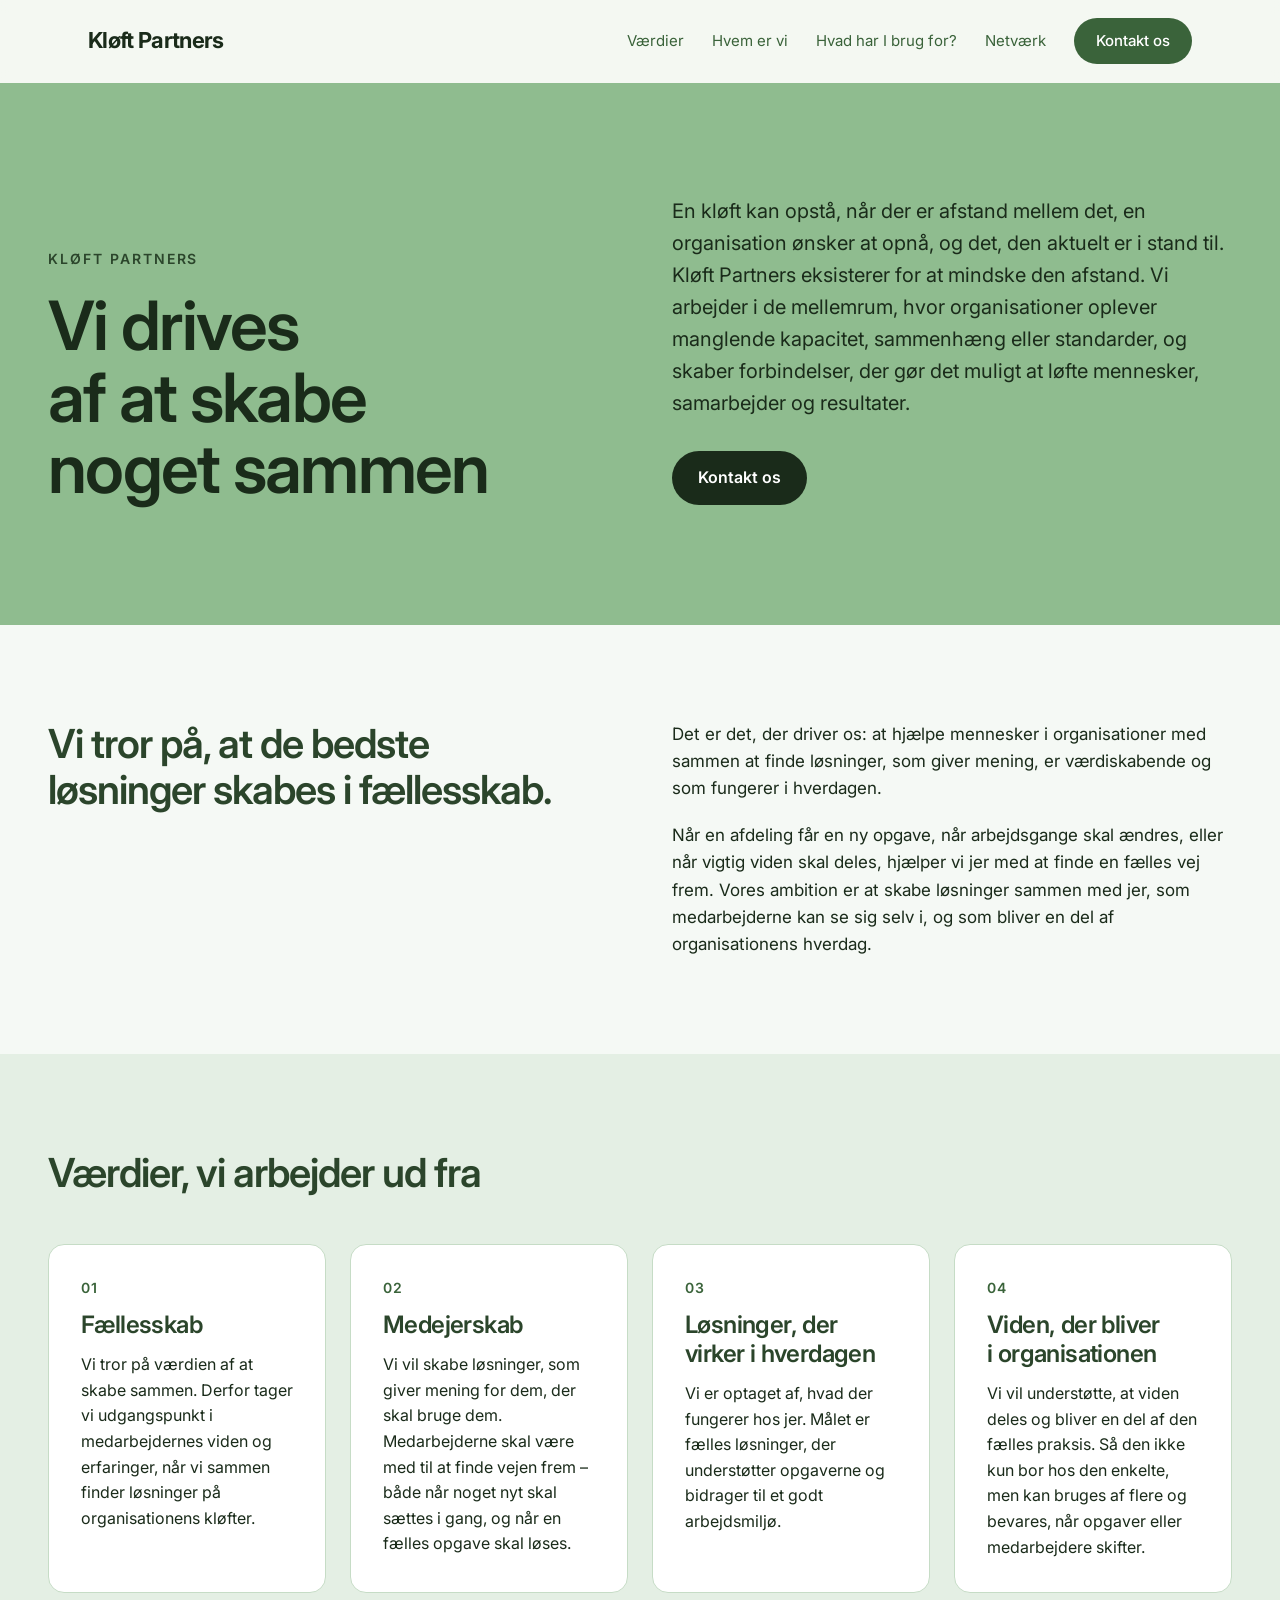
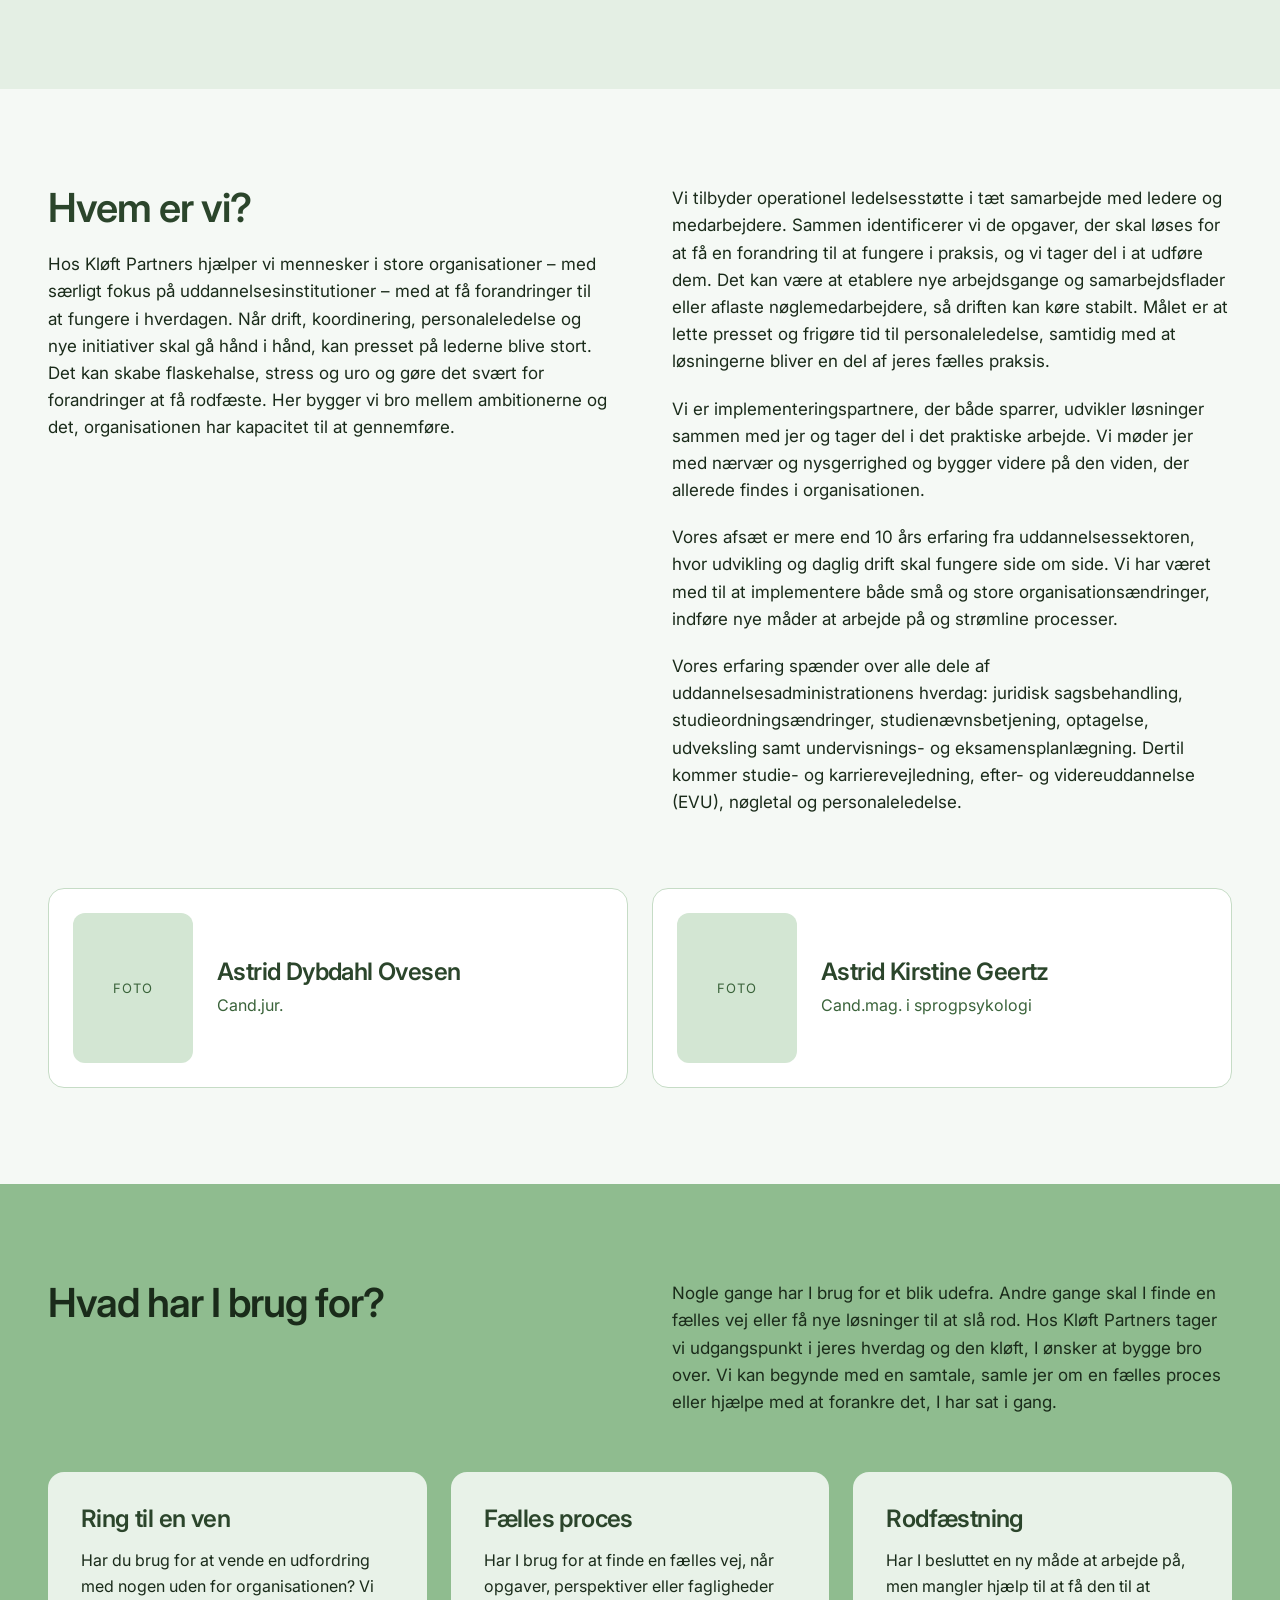
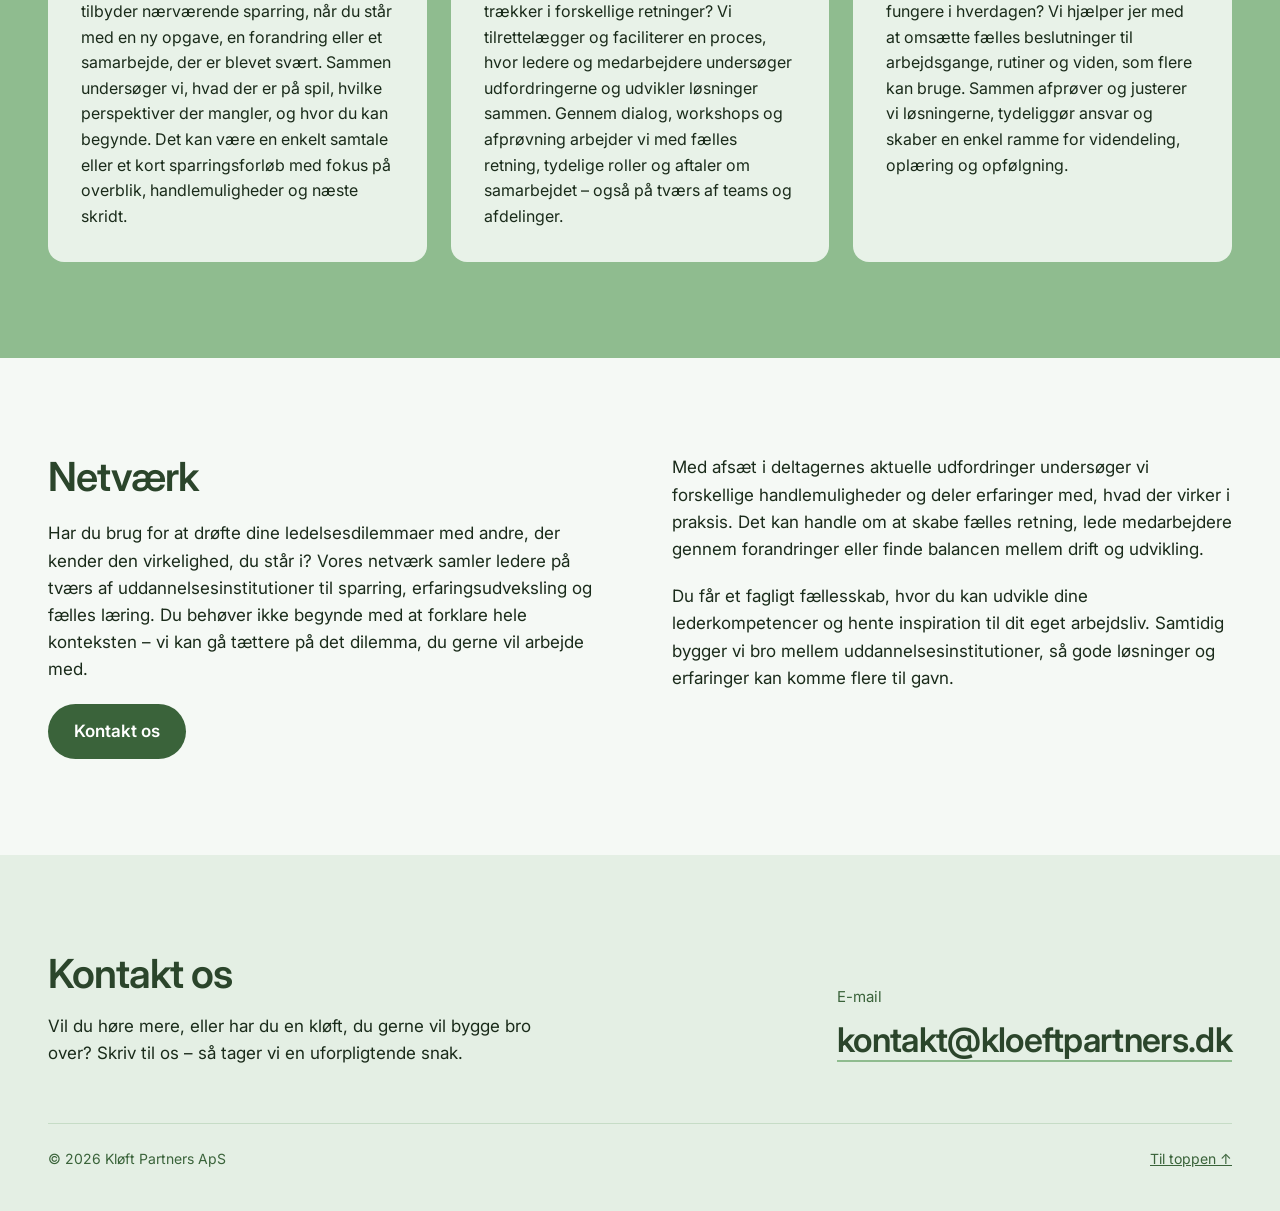
<file: index.html>
<!doctype html>
<html lang="da">
<head>
<meta charset="utf-8">
<meta name="viewport" content="width=device-width, initial-scale=1">
<title>Kløft Partners – Vi drives af at skabe noget sammen</title>
<meta name="description" content="Kløft Partners hjælper mennesker i store organisationer – med særligt fokus på uddannelsesinstitutioner – med at få forandringer til at fungere i hverdagen.">
<meta name="theme-color" content="#8FBC8F">
<link rel="icon" href="favicon.svg" type="image/svg+xml">
<link rel="preconnect" href="https://fonts.googleapis.com">
<link rel="preconnect" href="https://fonts.gstatic.com" crossorigin>
<link href="https://fonts.googleapis.com/css2?family=Inter:wght@400;500;600;700&display=swap" rel="stylesheet">
<link rel="stylesheet" href="styles.css">
</head>
<body>
<a class="skip-link" href="#indhold">Spring til indhold</a>

<header class="site-header" id="header">
  <div class="header-inner">
    <a href="#top" class="logo">Kløft Partners</a>
    <button class="nav-toggle" aria-expanded="false" aria-controls="nav">Menu</button>
    <nav class="nav" id="nav" aria-label="Hovedmenu">
      <a href="#vaerdier">Værdier</a>
      <a href="#hvem">Hvem er vi</a>
      <a href="#hjaelp">Hvad har I brug for?</a>
      <a href="#netvaerk">Netværk</a>
      <a href="#kontakt" class="btn btn--primary">Kontakt os</a>
    </nav>
  </div>
</header>

<main id="indhold">

<!-- Hero -->
<section id="top" class="hero section--sage">
  <div class="wrap split">
    <div>
      <p class="eyebrow">Kløft Partners</p>
      <h1>Vi drives af at skabe noget sammen</h1>
    </div>
    <div>
      <p class="hero-lead">En kløft kan opstå, når der er afstand mellem det, en organisation ønsker at opnå, og det, den aktuelt er i stand til. Kløft Partners eksisterer for at mindske den afstand. Vi arbejder i de mellemrum, hvor organisationer oplever manglende kapacitet, sammenhæng eller standarder, og skaber forbindelser, der gør det muligt at løfte mennesker, samarbejder og resultater.</p>
      <a href="#kontakt" class="btn btn--dark">Kontakt os</a>
    </div>
  </div>
</section>

<!-- Ambition -->
<section class="section">
  <div class="wrap split">
    <h2 class="h2">Vi tror på, at de bedste løsninger skabes i fællesskab.</h2>
    <div class="stack">
      <p>Det er det, der driver os: at hjælpe mennesker i organisationer med sammen at finde løsninger, som giver mening, er værdiskabende og som fungerer i hverdagen.</p>
      <p>Når en afdeling får en ny opgave, når arbejdsgange skal ændres, eller når vigtig viden skal deles, hjælper vi jer med at finde en fælles vej frem. Vores ambition er at skabe løsninger sammen med jer, som medarbejderne kan se sig selv i, og som bliver en del af organisationens hverdag.</p>
    </div>
  </div>
</section>

<!-- Værdier -->
<section id="vaerdier" class="section section--soft">
  <div class="wrap">
    <h2 class="h2 values-head">Værdier, vi arbejder ud fra</h2>
    <div class="grid grid--values">
      <article class="card">
        <span class="card-num">01</span>
        <h3>Fællesskab</h3>
        <p>Vi tror på værdien af at skabe sammen. Derfor tager vi udgangspunkt i medarbejdernes viden og erfaringer, når vi sammen finder løsninger på organisationens kløfter.</p>
      </article>
      <article class="card">
        <span class="card-num">02</span>
        <h3>Medejerskab</h3>
        <p>Vi vil skabe løsninger, som giver mening for dem, der skal bruge dem. Medarbejderne skal være med til at finde vejen frem – både når noget nyt skal sættes i gang, og når en fælles opgave skal løses.</p>
      </article>
      <article class="card">
        <span class="card-num">03</span>
        <h3>Løsninger, der virker i hverdagen</h3>
        <p>Vi er optaget af, hvad der fungerer hos jer. Målet er fælles løsninger, der understøtter opgaverne og bidrager til et godt arbejdsmiljø.</p>
      </article>
      <article class="card">
        <span class="card-num">04</span>
        <h3>Viden, der bliver i organisationen</h3>
        <p>Vi vil understøtte, at viden deles og bliver en del af den fælles praksis. Så den ikke kun bor hos den enkelte, men kan bruges af flere og bevares, når opgaver eller medarbejdere skifter.</p>
      </article>
    </div>
  </div>
</section>

<!-- Hvem er vi -->
<section id="hvem" class="section">
  <div class="wrap split">
    <div class="stack">
      <h2 class="h2">Hvem er vi?</h2>
      <p>Hos Kløft Partners hjælper vi mennesker i store organisationer – med særligt fokus på uddannelsesinstitutioner – med at få forandringer til at fungere i hverdagen. Når drift, koordinering, personaleledelse og nye initiativer skal gå hånd i hånd, kan presset på lederne blive stort. Det kan skabe flaskehalse, stress og uro og gøre det svært for forandringer at få rodfæste. Her bygger vi bro mellem ambitionerne og det, organisationen har kapacitet til at gennemføre.</p>
    </div>
    <div class="stack">
      <p>Vi tilbyder operationel ledelsesstøtte i tæt samarbejde med ledere og medarbejdere. Sammen identificerer vi de opgaver, der skal løses for at få en forandring til at fungere i praksis, og vi tager del i at udføre dem. Det kan være at etablere nye arbejdsgange og samarbejdsflader eller aflaste nøglemedarbejdere, så driften kan køre stabilt. Målet er at lette presset og frigøre tid til personaleledelse, samtidig med at løsningerne bliver en del af jeres fælles praksis.</p>
      <p>Vi er implementeringspartnere, der både sparrer, udvikler løsninger sammen med jer og tager del i det praktiske arbejde. Vi møder jer med nærvær og nysgerrighed og bygger videre på den viden, der allerede findes i organisationen.</p>
      <p>Vores afsæt er mere end 10 års erfaring fra uddannelsessektoren, hvor udvikling og daglig drift skal fungere side om side. Vi har været med til at implementere både små og store organisationsændringer, indføre nye måder at arbejde på og strømline processer.</p>
      <p>Vores erfaring spænder over alle dele af uddannelsesadministrationens hverdag: juridisk sagsbehandling, studieordningsændringer, studienævnsbetjening, optagelse, udveksling samt undervisnings- og eksamensplanlægning. Dertil kommer studie- og karrierevejledning, efter- og videreuddannelse (EVU), nøgletal og personaleledelse.</p>
    </div>
  </div>

  <div class="wrap grid grid--team">
    <article class="card person">
      <div class="photo" role="img" aria-label="Foto af Astrid Dybdahl Ovesen (pladsholder)">FOTO</div>
      <div>
        <h3>Astrid Dybdahl Ovesen</h3>
        <p class="role">Cand.jur.</p>
      </div>
    </article>
    <article class="card person">
      <div class="photo" role="img" aria-label="Foto af Astrid Kirstine Geertz (pladsholder)">FOTO</div>
      <div>
        <h3>Astrid Kirstine Geertz</h3>
        <p class="role">Cand.mag. i sprogpsykologi</p>
      </div>
    </article>
  </div>
</section>

<!-- Ydelser -->
<section id="hjaelp" class="section section--sage">
  <div class="wrap">
    <div class="split services-head">
      <h2 class="h2">Hvad har I brug for?</h2>
      <p>Nogle gange har I brug for et blik udefra. Andre gange skal I finde en fælles vej eller få nye løsninger til at slå rod. Hos Kløft Partners tager vi udgangspunkt i jeres hverdag og den kløft, I ønsker at bygge bro over. Vi kan begynde med en samtale, samle jer om en fælles proces eller hjælpe med at forankre det, I har sat i gang.</p>
    </div>
    <div class="grid grid--services">
      <article class="card card--sage">
        <h3>Ring til en ven</h3>
        <p>Har du brug for at vende en udfordring med nogen uden for organisationen? Vi tilbyder nærværende sparring, når du står med en ny opgave, en forandring eller et samarbejde, der er blevet svært. Sammen undersøger vi, hvad der er på spil, hvilke perspektiver der mangler, og hvor du kan begynde. Det kan være en enkelt samtale eller et kort sparringsforløb med fokus på overblik, handlemuligheder og næste skridt.</p>
      </article>
      <article class="card card--sage">
        <h3>Fælles proces</h3>
        <p>Har I brug for at finde en fælles vej, når opgaver, perspektiver eller fagligheder trækker i forskellige retninger? Vi tilrettelægger og faciliterer en proces, hvor ledere og medarbejdere undersøger udfordringerne og udvikler løsninger sammen. Gennem dialog, workshops og afprøvning arbejder vi med fælles retning, tydelige roller og aftaler om samarbejdet – også på tværs af teams og afdelinger.</p>
      </article>
      <article class="card card--sage">
        <h3>Rodfæstning</h3>
        <p>Har I besluttet en ny måde at arbejde på, men mangler hjælp til at få den til at fungere i hverdagen? Vi hjælper jer med at omsætte fælles beslutninger til arbejdsgange, rutiner og viden, som flere kan bruge. Sammen afprøver og justerer vi løsningerne, tydeliggør ansvar og skaber en enkel ramme for videndeling, oplæring og opfølgning.</p>
      </article>
    </div>
  </div>
</section>

<!-- Netværk -->
<section id="netvaerk" class="section">
  <div class="wrap split">
    <div class="stack">
      <h2 class="h2">Netværk</h2>
      <p>Har du brug for at drøfte dine ledelsesdilemmaer med andre, der kender den virkelighed, du står i? Vores netværk samler ledere på tværs af uddannelsesinstitutioner til sparring, erfaringsudveksling og fælles læring. Du behøver ikke begynde med at forklare hele konteksten – vi kan gå tættere på det dilemma, du gerne vil arbejde med.</p>
      <p><a href="#kontakt" class="btn btn--primary">Kontakt os</a></p>
    </div>
    <div class="stack">
      <p>Med afsæt i deltagernes aktuelle udfordringer undersøger vi forskellige handlemuligheder og deler erfaringer med, hvad der virker i praksis. Det kan handle om at skabe fælles retning, lede medarbejdere gennem forandringer eller finde balancen mellem drift og udvikling.</p>
      <p>Du får et fagligt fællesskab, hvor du kan udvikle dine lederkompetencer og hente inspiration til dit eget arbejdsliv. Samtidig bygger vi bro mellem uddannelsesinstitutioner, så gode løsninger og erfaringer kan komme flere til gavn.</p>
    </div>
  </div>
</section>

</main>

<!-- Kontakt -->
<footer id="kontakt" class="contact section--soft">
  <div class="wrap">
    <div class="contact-box">
      <div>
        <h2 class="h2">Kontakt os</h2>
        <p>Vil du høre mere, eller har du en kløft, du gerne vil bygge bro over? Skriv til os – så tager vi en uforpligtende snak.</p>
      </div>
      <div>
        <span class="contact-label">E-mail</span>
        <a class="contact-email" href="mailto:kontakt@kloeftpartners.dk">kontakt@kloeftpartners.dk</a>
      </div>
    </div>
    <div class="footer-meta">
      <span>© <span id="year">2026</span> Kløft Partners ApS</span>
      <a href="#top">Til toppen ↑</a>
    </div>
  </div>
</footer>

<script>
  (function () {
    var header = document.getElementById('header');
    var toggle = document.querySelector('.nav-toggle');
    var nav = document.getElementById('nav');
    toggle.addEventListener('click', function () {
      var open = nav.classList.toggle('is-open');
      toggle.setAttribute('aria-expanded', open);
      toggle.textContent = open ? 'Luk' : 'Menu';
    });
    nav.addEventListener('click', function (e) {
      if (e.target.tagName === 'A') {
        nav.classList.remove('is-open');
        toggle.setAttribute('aria-expanded', 'false');
        toggle.textContent = 'Menu';
      }
    });
    var onScroll = function () { header.classList.toggle('is-scrolled', window.scrollY > 8); };
    window.addEventListener('scroll', onScroll, { passive: true });
    onScroll();
    document.getElementById('year').textContent = new Date().getFullYear();
  })();
</script>
</body>
</html>
</file>
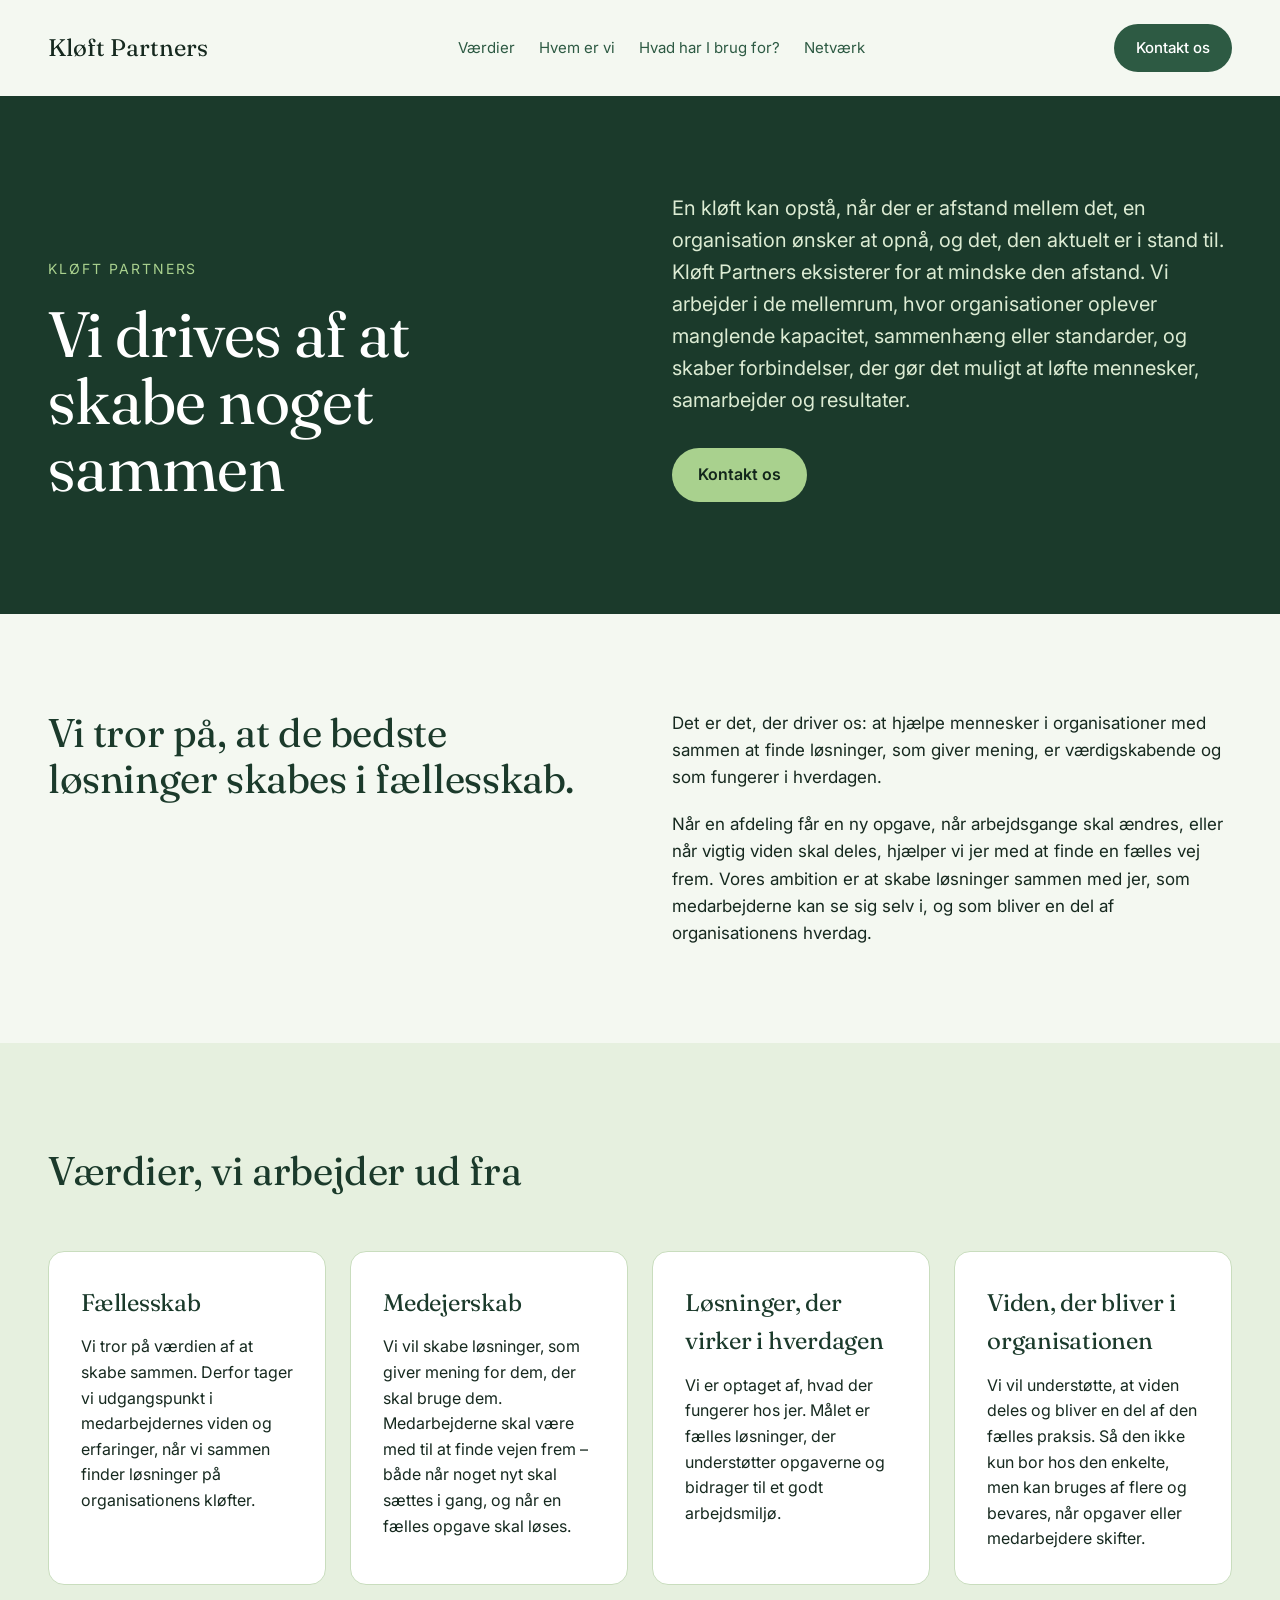
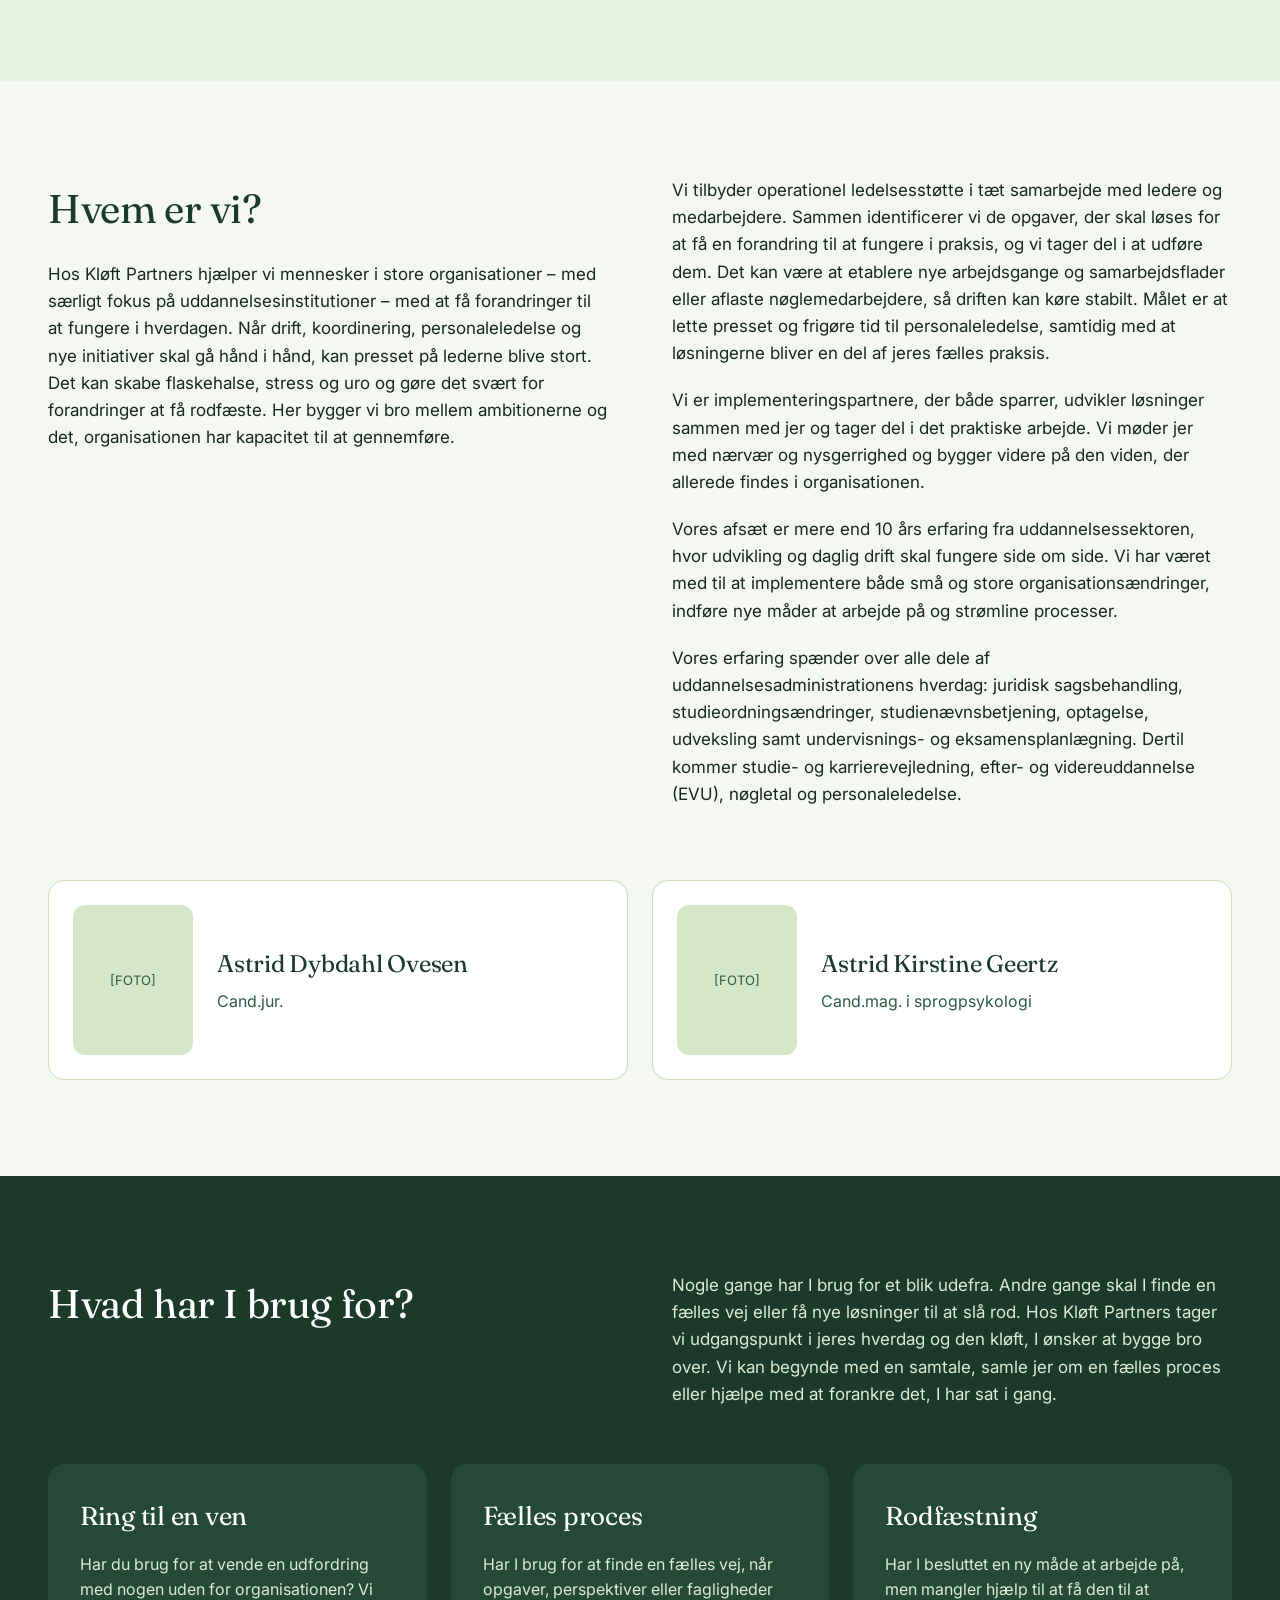
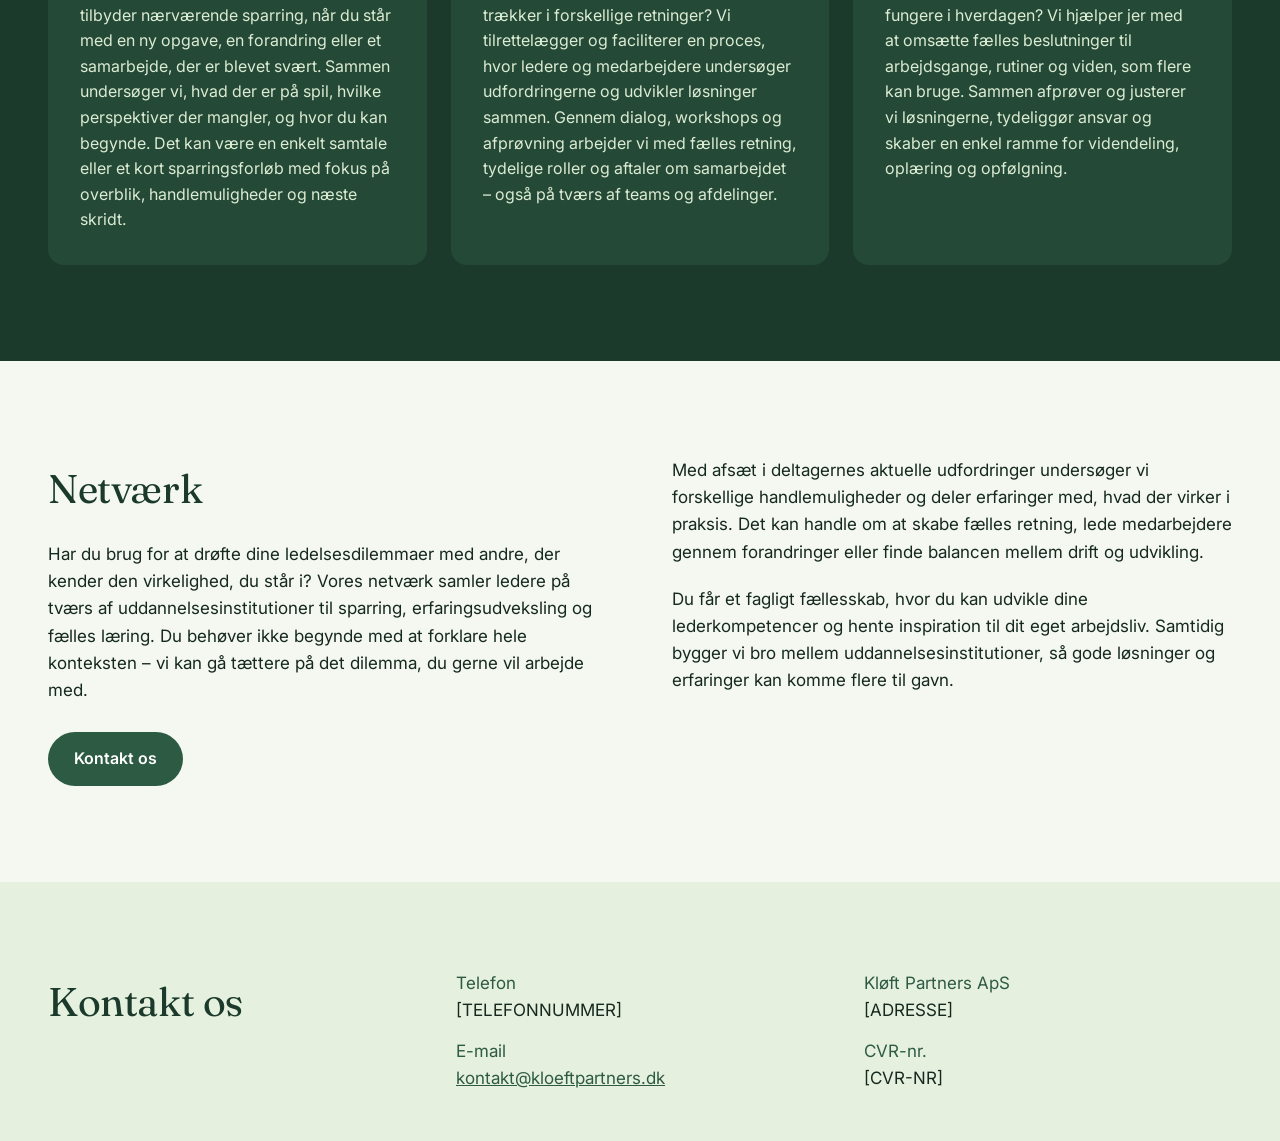
<file: source-draft.html>
<!doctype html>
<html lang="da">
<head>
<meta charset="utf-8">
<title>Kløft Partners – forside</title>
<meta name="viewport" content="width=device-width, initial-scale=1">
</head>
<body>
<link rel="preconnect" href="https://fonts.googleapis.com">
<link rel="preconnect" href="https://fonts.gstatic.com" crossorigin>
<link href="https://fonts.googleapis.com/css2?family=Fraunces:opsz,wght@9..144,400;9..144,600&family=Inter:wght@400;500;600&display=swap" rel="stylesheet">
<style>
body{margin:0;background:#F4F8F1;color:#16291F;font-family:Inter,system-ui,sans-serif;line-height:1.6}
a{color:#2D5A43}a:hover{color:#16291F}
h1,h2,h3{font-family:Fraunces,Georgia,serif;font-weight:400;margin:0;letter-spacing:-0.01em}
</style>

<div style="width:100%;box-sizing:border-box">

<!-- Header -->
<header style="max-width:1200px;margin:0 auto;padding:24px 48px;display:flex;flex-wrap:wrap;align-items:center;justify-content:space-between;gap:16px">
  <a href="#top" style="font-family:Fraunces,Georgia,serif;font-size:24px;color:#16291F;text-decoration:none">Kløft Partners</a>
  <nav style="display:flex;flex-wrap:wrap;gap:24px;font-size:15px">
    <a href="#vaerdier" style="color:#2D5A43;text-decoration:none">Værdier</a>
    <a href="#hvem" style="color:#2D5A43;text-decoration:none">Hvem er vi</a>
    <a href="#hjaelp" style="color:#2D5A43;text-decoration:none">Hvad har I brug for?</a>
    <a href="#netvaerk" style="color:#2D5A43;text-decoration:none">Netværk</a>
  </nav>
  <a href="#kontakt" style="background:#2D5A43;color:#FFFFFF;padding:12px 22px;border-radius:999px;text-decoration:none;font-weight:500;font-size:15px">Kontakt os</a>
</header>

<!-- Hero -->
<section id="top" style="background:#1B3A2B;color:#EEF6E9;box-sizing:border-box;padding:96px 48px 112px">
  <div style="max-width:1200px;margin:0 auto;display:grid;grid-template-columns:repeat(auto-fit,minmax(min(440px,100%),1fr));gap:64px;align-items:end">
    <div>
      <p style="margin:0 0 20px;font-size:14px;letter-spacing:0.14em;text-transform:uppercase;color:#A9D18E">Kløft Partners</p>
      <h1 style="font-size:64px;line-height:1.05;color:#FFFFFF;max-width:12ch">Vi drives af at skabe noget sammen</h1>
    </div>
    <div>
      <p style="margin:0 0 32px;font-size:20px;line-height:1.6;color:#DCEBD3">En kløft kan opstå, når der er afstand mellem det, en organisation ønsker at opnå, og det, den aktuelt er i stand til. Kløft Partners eksisterer for at mindske den afstand. Vi arbejder i de mellemrum, hvor organisationer oplever manglende kapacitet, sammenhæng eller standarder, og skaber forbindelser, der gør det muligt at løfte mennesker, samarbejder og resultater.</p>
      <a href="#kontakt" style="display:inline-block;background:#A9D18E;color:#12261B;padding:14px 26px;border-radius:999px;text-decoration:none;font-weight:600">Kontakt os</a>
    </div>
  </div>
</section>

<!-- Ambition -->
<section style="box-sizing:border-box;padding:96px 48px">
  <div style="max-width:1200px;margin:0 auto;display:grid;grid-template-columns:repeat(auto-fit,minmax(min(440px,100%),1fr));gap:64px">
    <h2 style="font-size:40px;line-height:1.15;color:#1B3A2B">Vi tror på, at de bedste løsninger skabes i fællesskab.</h2>
    <div style="display:flex;flex-direction:column;gap:20px;font-size:17px">
      <p style="margin:0">Det er det, der driver os: at hjælpe mennesker i organisationer med sammen at finde løsninger, som giver mening, er værdigskabende og som fungerer i hverdagen.</p>
      <p style="margin:0">Når en afdeling får en ny opgave, når arbejdsgange skal ændres, eller når vigtig viden skal deles, hjælper vi jer med at finde en fælles vej frem. Vores ambition er at skabe løsninger sammen med jer, som medarbejderne kan se sig selv i, og som bliver en del af organisationens hverdag.</p>
    </div>
  </div>
</section>

<!-- Values -->
<section id="vaerdier" style="background:#E6F0DF;box-sizing:border-box;padding:96px 48px">
  <div style="max-width:1200px;margin:0 auto">
    <h2 style="font-size:40px;color:#1B3A2B;margin-bottom:48px">Værdier, vi arbejder ud fra</h2>
    <div style="display:grid;grid-template-columns:repeat(auto-fit,minmax(min(240px,100%),1fr));gap:24px">
      <div style="background:#FFFFFF;border:1px solid #C9DDBE;border-radius:16px;padding:32px;display:flex;flex-direction:column;gap:12px">
        <h3 style="font-size:24px;color:#1B3A2B">Fællesskab</h3>
        <p style="margin:0;font-size:16px">Vi tror på værdien af at skabe sammen. Derfor tager vi udgangspunkt i medarbejdernes viden og erfaringer, når vi sammen finder løsninger på organisationens kløfter.</p>
      </div>
      <div style="background:#FFFFFF;border:1px solid #C9DDBE;border-radius:16px;padding:32px;display:flex;flex-direction:column;gap:12px">
        <h3 style="font-size:24px;color:#1B3A2B">Medejerskab</h3>
        <p style="margin:0;font-size:16px">Vi vil skabe løsninger, som giver mening for dem, der skal bruge dem. Medarbejderne skal være med til at finde vejen frem – både når noget nyt skal sættes i gang, og når en fælles opgave skal løses.</p>
      </div>
      <div style="background:#FFFFFF;border:1px solid #C9DDBE;border-radius:16px;padding:32px;display:flex;flex-direction:column;gap:12px">
        <h3 style="font-size:24px;color:#1B3A2B">Løsninger, der virker i hverdagen</h3>
        <p style="margin:0;font-size:16px">Vi er optaget af, hvad der fungerer hos jer. Målet er fælles løsninger, der understøtter opgaverne og bidrager til et godt arbejdsmiljø.</p>
      </div>
      <div style="background:#FFFFFF;border:1px solid #C9DDBE;border-radius:16px;padding:32px;display:flex;flex-direction:column;gap:12px">
        <h3 style="font-size:24px;color:#1B3A2B">Viden, der bliver i organisationen</h3>
        <p style="margin:0;font-size:16px">Vi vil understøtte, at viden deles og bliver en del af den fælles praksis. Så den ikke kun bor hos den enkelte, men kan bruges af flere og bevares, når opgaver eller medarbejdere skifter.</p>
      </div>
    </div>
  </div>
</section>

<!-- Who we are -->
<section id="hvem" style="box-sizing:border-box;padding:96px 48px">
  <div style="max-width:1200px;margin:0 auto;display:grid;grid-template-columns:repeat(auto-fit,minmax(min(320px,100%),1fr));gap:64px">
    <div>
      <h2 style="font-size:40px;color:#1B3A2B;margin-bottom:20px">Hvem er vi?</h2>
      <p style="margin:0;font-size:17px">Hos Kløft Partners hjælper vi mennesker i store organisationer – med særligt fokus på uddannelsesinstitutioner – med at få forandringer til at fungere i hverdagen. Når drift, koordinering, personaleledelse og nye initiativer skal gå hånd i hånd, kan presset på lederne blive stort. Det kan skabe flaskehalse, stress og uro og gøre det svært for forandringer at få rodfæste. Her bygger vi bro mellem ambitionerne og det, organisationen har kapacitet til at gennemføre.</p>
    </div>
    <div style="display:flex;flex-direction:column;gap:20px;font-size:17px">
      <p style="margin:0">Vi tilbyder operationel ledelsesstøtte i tæt samarbejde med ledere og medarbejdere. Sammen identificerer vi de opgaver, der skal løses for at få en forandring til at fungere i praksis, og vi tager del i at udføre dem. Det kan være at etablere nye arbejdsgange og samarbejdsflader eller aflaste nøglemedarbejdere, så driften kan køre stabilt. Målet er at lette presset og frigøre tid til personaleledelse, samtidig med at løsningerne bliver en del af jeres fælles praksis.</p>
      <p style="margin:0">Vi er implementeringspartnere, der både sparrer, udvikler løsninger sammen med jer og tager del i det praktiske arbejde. Vi møder jer med nærvær og nysgerrighed og bygger videre på den viden, der allerede findes i organisationen.</p>
      <p style="margin:0">Vores afsæt er mere end 10 års erfaring fra uddannelsessektoren, hvor udvikling og daglig drift skal fungere side om side. Vi har været med til at implementere både små og store organisationsændringer, indføre nye måder at arbejde på og strømline processer.</p>
      <p style="margin:0">Vores erfaring spænder over alle dele af uddannelsesadministrationens hverdag: juridisk sagsbehandling, studieordningsændringer, studienævnsbetjening, optagelse, udveksling samt undervisnings- og eksamensplanlægning. Dertil kommer studie- og karrierevejledning, efter- og videreuddannelse (EVU), nøgletal og personaleledelse.</p>
    </div>
  </div>

  <!-- Team -->
  <div style="max-width:1200px;margin:72px auto 0;display:grid;grid-template-columns:repeat(auto-fit,minmax(min(300px,100%),1fr));gap:24px">
    <div style="display:flex;gap:24px;align-items:center;background:#FFFFFF;border:1px solid #C9DDBE;border-radius:16px;padding:24px">
      <div role="img" aria-label="Foto af Astrid Dybdahl Ovesen (placeholder)" style="flex:0 0 120px;height:150px;border-radius:12px;background:#D5E6C9;display:flex;align-items:center;justify-content:center;text-align:center;font-size:13px;color:#2D5A43">[FOTO]</div>
      <div>
        <h3 style="font-size:24px;color:#1B3A2B">Astrid Dybdahl Ovesen</h3>
        <p style="margin:6px 0 0;font-size:16px;color:#2D5A43">Cand.jur.</p>
      </div>
    </div>
    <div style="display:flex;gap:24px;align-items:center;background:#FFFFFF;border:1px solid #C9DDBE;border-radius:16px;padding:24px">
      <div role="img" aria-label="Foto af Astrid Kirstine Geertz (placeholder)" style="flex:0 0 120px;height:150px;border-radius:12px;background:#D5E6C9;display:flex;align-items:center;justify-content:center;text-align:center;font-size:13px;color:#2D5A43">[FOTO]</div>
      <div>
        <h3 style="font-size:24px;color:#1B3A2B">Astrid Kirstine Geertz</h3>
        <p style="margin:6px 0 0;font-size:16px;color:#2D5A43">Cand.mag. i sprogpsykologi</p>
      </div>
    </div>
  </div>
</section>

<!-- Services -->
<section id="hjaelp" style="background:#1B3A2B;color:#EEF6E9;box-sizing:border-box;padding:96px 48px">
  <div style="max-width:1200px;margin:0 auto">
    <div style="display:grid;grid-template-columns:repeat(auto-fit,minmax(min(440px,100%),1fr));gap:64px;margin-bottom:56px">
      <h2 style="font-size:40px;color:#FFFFFF">Hvad har I brug for?</h2>
      <p style="margin:0;font-size:17px;color:#DCEBD3">Nogle gange har I brug for et blik udefra. Andre gange skal I finde en fælles vej eller få nye løsninger til at slå rod. Hos Kløft Partners tager vi udgangspunkt i jeres hverdag og den kløft, I ønsker at bygge bro over. Vi kan begynde med en samtale, samle jer om en fælles proces eller hjælpe med at forankre det, I har sat i gang.</p>
    </div>
    <div style="display:grid;grid-template-columns:repeat(auto-fit,minmax(min(300px,100%),1fr));gap:24px">
      <div style="background:#244A37;border-radius:16px;padding:32px;display:flex;flex-direction:column;gap:14px">
        <h3 style="font-size:26px;color:#FFFFFF">Ring til en ven</h3>
        <p style="margin:0;font-size:16px;color:#DCEBD3">Har du brug for at vende en udfordring med nogen uden for organisationen? Vi tilbyder nærværende sparring, når du står med en ny opgave, en forandring eller et samarbejde, der er blevet svært. Sammen undersøger vi, hvad der er på spil, hvilke perspektiver der mangler, og hvor du kan begynde. Det kan være en enkelt samtale eller et kort sparringsforløb med fokus på overblik, handlemuligheder og næste skridt.</p>
      </div>
      <div style="background:#244A37;border-radius:16px;padding:32px;display:flex;flex-direction:column;gap:14px">
        <h3 style="font-size:26px;color:#FFFFFF">Fælles proces</h3>
        <p style="margin:0;font-size:16px;color:#DCEBD3">Har I brug for at finde en fælles vej, når opgaver, perspektiver eller fagligheder trækker i forskellige retninger? Vi tilrettelægger og faciliterer en proces, hvor ledere og medarbejdere undersøger udfordringerne og udvikler løsninger sammen. Gennem dialog, workshops og afprøvning arbejder vi med fælles retning, tydelige roller og aftaler om samarbejdet – også på tværs af teams og afdelinger.</p>
      </div>
      <div style="background:#244A37;border-radius:16px;padding:32px;display:flex;flex-direction:column;gap:14px">
        <h3 style="font-size:26px;color:#FFFFFF">Rodfæstning</h3>
        <p style="margin:0;font-size:16px;color:#DCEBD3">Har I besluttet en ny måde at arbejde på, men mangler hjælp til at få den til at fungere i hverdagen? Vi hjælper jer med at omsætte fælles beslutninger til arbejdsgange, rutiner og viden, som flere kan bruge. Sammen afprøver og justerer vi løsningerne, tydeliggør ansvar og skaber en enkel ramme for videndeling, oplæring og opfølgning.</p>
      </div>
    </div>
  </div>
</section>

<!-- Network -->
<section id="netvaerk" style="box-sizing:border-box;padding:96px 48px">
  <div style="max-width:1200px;margin:0 auto;display:grid;grid-template-columns:repeat(auto-fit,minmax(min(440px,100%),1fr));gap:64px">
    <div>
      <h2 style="font-size:40px;color:#1B3A2B;margin-bottom:20px">Netværk</h2>
      <p style="margin:0 0 28px;font-size:17px">Har du brug for at drøfte dine ledelsesdilemmaer med andre, der kender den virkelighed, du står i? Vores netværk samler ledere på tværs af uddannelsesinstitutioner til sparring, erfaringsudveksling og fælles læring. Du behøver ikke begynde med at forklare hele konteksten – vi kan gå tættere på det dilemma, du gerne vil arbejde med.</p>
      <a href="#kontakt" style="display:inline-block;background:#2D5A43;color:#FFFFFF;padding:14px 26px;border-radius:999px;text-decoration:none;font-weight:600">Kontakt os</a>
    </div>
    <div style="display:flex;flex-direction:column;gap:20px;font-size:17px">
      <p style="margin:0">Med afsæt i deltagernes aktuelle udfordringer undersøger vi forskellige handlemuligheder og deler erfaringer med, hvad der virker i praksis. Det kan handle om at skabe fælles retning, lede medarbejdere gennem forandringer eller finde balancen mellem drift og udvikling.</p>
      <p style="margin:0">Du får et fagligt fællesskab, hvor du kan udvikle dine lederkompetencer og hente inspiration til dit eget arbejdsliv. Samtidig bygger vi bro mellem uddannelsesinstitutioner, så gode løsninger og erfaringer kan komme flere til gavn.</p>
    </div>
  </div>
</section>

<!-- Contact -->
<footer id="kontakt" style="background:#E6F0DF;box-sizing:border-box;padding:88px 48px 48px">
  <div style="max-width:1200px;margin:0 auto;display:grid;grid-template-columns:repeat(auto-fit,minmax(min(240px,100%),1fr));gap:40px">
    <div>
      <h2 style="font-size:40px;color:#1B3A2B">Kontakt os</h2>
    </div>
    <div style="font-size:17px;display:flex;flex-direction:column;gap:14px">
      <p style="margin:0"><span style="color:#2D5A43">Telefon</span><br>[TELEFONNUMMER]</p>
      <p style="margin:0"><span style="color:#2D5A43">E-mail</span><br><a href="mailto:kontakt@kloeftpartners.dk">kontakt@kloeftpartners.dk</a></p>
    </div>
    <div style="font-size:17px;display:flex;flex-direction:column;gap:14px">
      <p style="margin:0"><span style="color:#2D5A43">Kløft Partners ApS</span><br>[ADRESSE]</p>
      <p style="margin:0"><span style="color:#2D5A43">CVR-nr.</span><br>[CVR-NR]</p>
    </div>
  </div>
</footer>

</div>
</body>
</html>
</file>
<file: styles.css>
:root {
  --sage: #8FBC8F;          /* hovedfarve: DarkSeaGreen, rgb(143,188,143) */
  --sage-light: #B9D6B9;
  --bg: #F5F9F5;
  --bg-soft: #E4EFE4;
  --ink: #1A2B1A;
  --forest: #2B452B;        /* mørk nuance af hovedfarven til overskrifter */
  --moss: #3A633A;          /* knapper og links */
  --line: #C6DCC6;
  --photo: #D3E6D3;
  --white: #FFFFFF;
  --gutter: clamp(16px, 5vw, 48px);
  --section-y: clamp(64px, 10vw, 96px);
}

*, *::before, *::after { box-sizing: border-box; }

html { scroll-behavior: smooth; scroll-padding-top: 88px; }

body {
  margin: 0;
  background: var(--bg);
  color: var(--ink);
  font-family: Inter, system-ui, -apple-system, "Segoe UI", sans-serif;
  line-height: 1.6;
  -webkit-font-smoothing: antialiased;
}

a { color: var(--moss); }
a:hover { color: var(--ink); }

h1, h2, h3 {
  font-family: Inter, system-ui, -apple-system, "Segoe UI", sans-serif;
  font-weight: 600;
  margin: 0;
  letter-spacing: -0.025em;
  text-wrap: balance;
}

p { margin: 0; }

:focus-visible { outline: 3px solid var(--moss); outline-offset: 3px; border-radius: 4px; }

.skip-link {
  position: absolute; left: 16px; top: -48px;
  background: var(--forest); color: var(--white);
  padding: 8px 16px; border-radius: 8px; z-index: 100;
}
.skip-link:focus { top: 12px; color: var(--white); }

.wrap { max-width: 1200px; margin: 0 auto; }

.section { padding: var(--section-y) var(--gutter); }
.section--soft { background: var(--bg-soft); }
.section--sage { background: var(--sage); color: var(--ink); }

.split {
  display: grid;
  grid-template-columns: repeat(auto-fit, minmax(min(440px, 100%), 1fr));
  gap: clamp(32px, 6vw, 64px);
}

.stack { display: flex; flex-direction: column; gap: 20px; font-size: 17px; }

.h2 { font-size: clamp(30px, 4.5vw, 40px); line-height: 1.15; color: var(--forest); }
.section--sage .h2 { color: var(--ink); }

/* Buttons */
.btn {
  display: inline-block;
  padding: 14px 26px;
  border-radius: 999px;
  text-decoration: none;
  font-weight: 600;
  transition: background-color .2s, color .2s, transform .2s;
}
.btn:hover { transform: translateY(-1px); }
.btn--primary { background: var(--moss); color: var(--white); }
.btn--primary:hover { background: var(--forest); color: var(--white); }
.btn--dark { background: var(--ink); color: var(--white); }
.btn--dark:hover { background: var(--forest); color: var(--white); }

/* Header */
.site-header {
  position: sticky; top: 0; z-index: 50;
  background: rgba(244, 248, 241, 0.92);
  backdrop-filter: saturate(1.4) blur(8px);
  -webkit-backdrop-filter: saturate(1.4) blur(8px);
  border-bottom: 1px solid transparent;
  transition: border-color .2s;
}
.site-header.is-scrolled { border-bottom-color: var(--line); }

.header-inner {
  max-width: 1200px; margin: 0 auto;
  padding: 18px var(--gutter);
  display: flex; align-items: center; justify-content: space-between; gap: 16px;
}

.logo {
  font-size: 22px; font-weight: 700; letter-spacing: -0.03em;
  color: var(--ink); text-decoration: none;
}

.nav { display: flex; align-items: center; gap: 28px; font-size: 15px; }
.nav a:not(.btn) { color: var(--moss); text-decoration: none; }
.nav a:not(.btn):hover { color: var(--ink); text-decoration: underline; text-underline-offset: 4px; }
.nav .btn { padding: 11px 22px; font-weight: 500; }

.nav-toggle {
  display: none;
  background: none; border: 1px solid var(--line); border-radius: 999px;
  padding: 8px 16px; font: inherit; font-size: 15px; color: var(--forest); cursor: pointer;
}

@media (max-width: 860px) {
  .nav-toggle { display: inline-block; }
  .nav {
    position: absolute; left: 0; right: 0; top: 100%;
    flex-direction: column; align-items: stretch; gap: 0;
    background: var(--bg); border-bottom: 1px solid var(--line);
    padding: 8px var(--gutter) 20px;
    display: none;
  }
  .nav.is-open { display: flex; }
  .nav a:not(.btn) { padding: 12px 0; border-bottom: 1px solid var(--bg-soft); font-size: 17px; }
  .nav .btn { margin-top: 16px; text-align: center; }
}

/* Hero */
.hero { padding: clamp(72px, 11vw, 112px) var(--gutter) clamp(80px, 12vw, 120px); }
.hero .split { align-items: end; }
.eyebrow {
  margin-bottom: 20px; font-size: 14px; letter-spacing: 0.14em;
  text-transform: uppercase; font-weight: 600; color: var(--forest);
}
.hero h1 {
  font-size: clamp(42px, 7vw, 68px); line-height: 1.05;
  color: var(--ink); max-width: 13ch;
}
.hero-lead { margin-bottom: 32px; font-size: clamp(17px, 2vw, 20px); color: var(--ink); }

/* Cards */
.grid { display: grid; gap: 24px; }
.grid--values { grid-template-columns: repeat(auto-fit, minmax(min(240px, 100%), 1fr)); }
.grid--services { grid-template-columns: repeat(auto-fit, minmax(min(300px, 100%), 1fr)); }
.grid--team { grid-template-columns: repeat(auto-fit, minmax(min(320px, 100%), 1fr)); margin-top: 72px; }

.card {
  background: var(--white); border: 1px solid var(--line); border-radius: 16px;
  padding: 32px; display: flex; flex-direction: column; gap: 12px;
}
.card h3 { font-size: 24px; color: var(--forest); line-height: 1.2; }
.card p { font-size: 16px; }

.card--sage { background: #E8F2E8; border-color: transparent; gap: 14px; }
.card--sage h3 { color: var(--forest); font-size: 24px; }
.card--sage p { color: var(--ink); }

.card-num {
  font-size: 14px; font-weight: 600; letter-spacing: 0.06em; color: var(--moss);
}

.values-head { margin-bottom: 48px; }
.services-head { margin-bottom: 56px; }
.services-head p { font-size: 17px; color: var(--ink); }

/* Team */
.person { flex-direction: row; align-items: center; gap: 24px; padding: 24px; }
.photo {
  flex: 0 0 120px; height: 150px; border-radius: 12px;
  background: var(--photo); color: var(--moss);
  display: flex; align-items: center; justify-content: center;
  font-size: 13px; letter-spacing: 0.08em;
}
.person .role { margin-top: 6px; color: var(--moss); }

/* Contact */
.contact { padding: clamp(72px, 10vw, 96px) var(--gutter) 40px; }
.contact-box {
  display: flex; flex-wrap: wrap; align-items: end; justify-content: space-between; gap: 32px;
  padding-bottom: 56px; border-bottom: 1px solid var(--line);
}
.contact-box p { font-size: 17px; max-width: 46ch; margin-top: 16px; }
.contact-label { display: block; color: var(--moss); font-size: 15px; margin-bottom: 4px; }
.contact-email {
  font-weight: 600; letter-spacing: -0.02em;
  font-size: clamp(22px, 3.4vw, 34px);
  color: var(--forest); text-decoration: none; word-break: break-word;
  border-bottom: 2px solid var(--sage);
}
.contact-email:hover { color: var(--moss); border-bottom-color: var(--moss); }

.footer-meta {
  display: flex; flex-wrap: wrap; justify-content: space-between; gap: 12px;
  padding-top: 24px; font-size: 14px; color: var(--moss);
}
</file>
